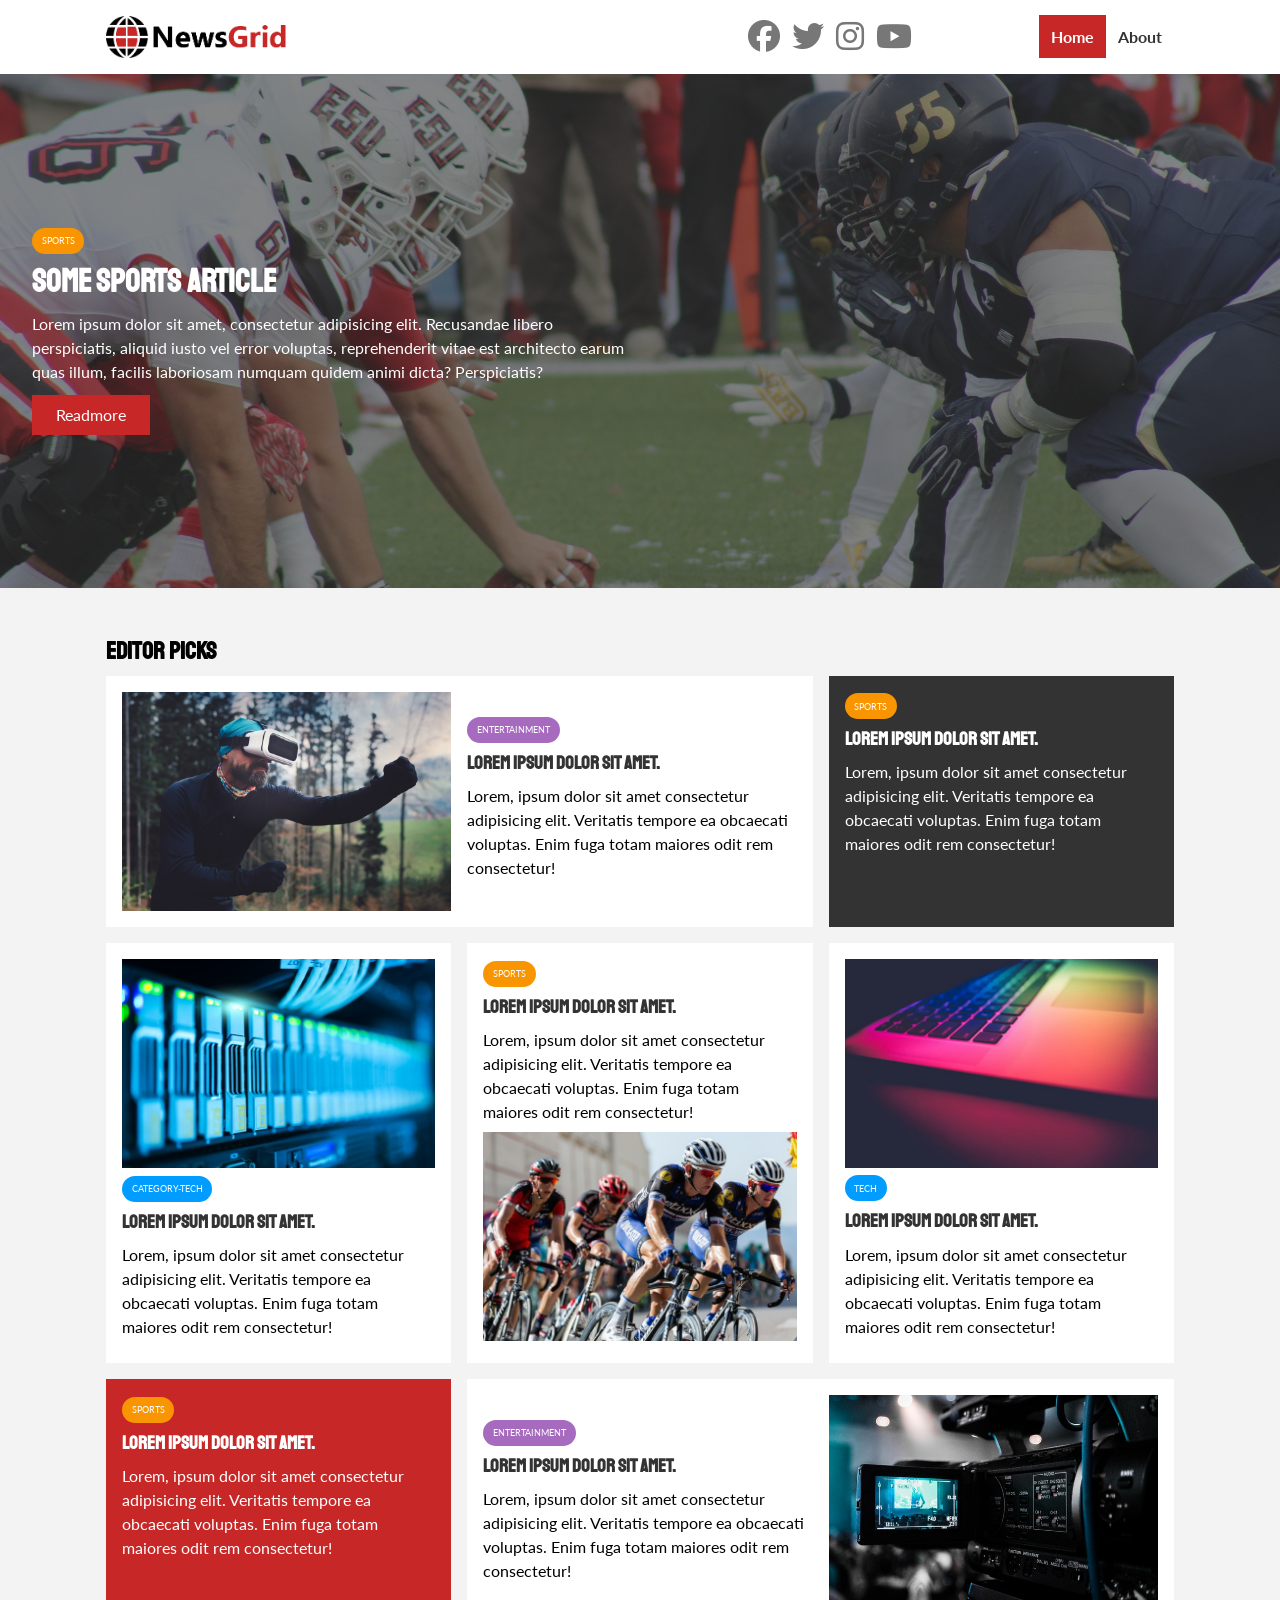
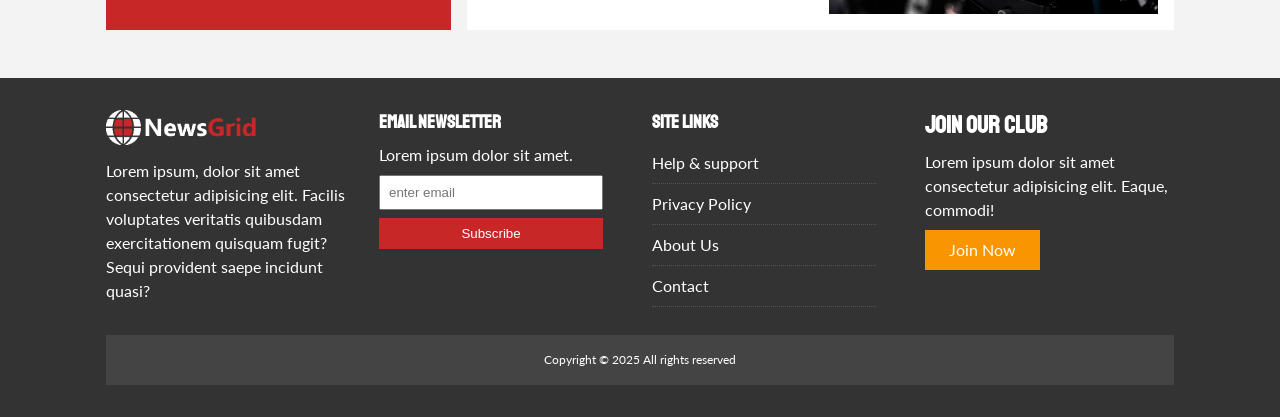
<file: index.html>
<!DOCTYPE html>
<html lang="en">
<head>
    <meta charset="UTF-8">
    <meta name="viewport" content="width=device-width, initial-scale=1.0">
        <link rel="preconnect" href="https://fonts.googleapis.com">
        <link rel="preconnect" href="https://fonts.gstatic.com" crossorigin>
        <link href="https://fonts.googleapis.com/css2?family=Lato:ital,wght@0,100;0,300;0,400;0,700;0,900;1,100;1,300;1,400;1,700;1,900&family=Staatliches&display=swap" rel="stylesheet">
        <link rel="stylesheet" href="https://cdnjs.cloudflare.com/ajax/libs/font-awesome/6.7.2/css/all.min.css" integrity="sha512-Evv84Mr4kqVGRNSgIGL/F/aIDqQb7xQ2vcrdIwxfjThSH8CSR7PBEakCr51Ck+w+/U6swU2Im1vVX0SVk9ABhg==" crossorigin="anonymous" referrerpolicy="no-referrer" />
    <link rel="stylesheet" href="css/style.css">
    <link rel="stylesheet" media="screen and (max-width: 768px)" href="css/mobile.css">
    <title>News Grid | Latest News</title>
</head>
<body>
    <header>
        <nav id="main-nav">
            <div class="container">
                <img class="logo" src="/image_resources/logo.png" alt="">
                <div class="social">
                   <a href="http://facebook.com" target="_blank"><i class="fab fa-facebook fa-2x"></i></a>
                   <a href="http://twitter.com" target="_blank"><i class="fab fa-twitter fa-2x"></i></a>
                   <a href="http://instagram.com" target="_blank"><i class="fab fa-instagram fa-2x"></i></a>
                   <a href="http://youtube.com" target="_blank"><i class="fab fa-youtube fa-2x"></i></a>
                </div>
                <ul>
                    <li><a class="current" href="index.html">Home</a></li>
                    <li><a href="about.html">About</a></li>
                </ul>
            </div>
        </nav>
        <div id="showcase">
            <div class="showcase-container">
                    <div class="showcase-content">
                        <div class="category category-sports">
                            sports
                        </div>
                        <h1>Some Sports Article</h1>
                        <p>Lorem ipsum dolor sit amet, consectetur adipisicing elit. Recusandae libero perspiciatis, aliquid iusto vel error voluptas, reprehenderit vitae est architecto earum quas illum, facilis laboriosam numquam quidem animi dicta? Perspiciatis?</p>
                        <a href="article.html" class="btn btn-primary">Readmore</a>
                    </div>
                </div>
        </div>
    </header>
            <!-- Home Articles -->
    <section id="home-articles" class="py-2">
        <div class="container">
            <h1>Editor Picks</h1>
            <div class="articles-container">
                <article class="card">
                    <img src="/image_resources/articles/ent1.jpg" alt="">

                    <div>
                        <div class="category category-ent">
                         Entertainment
                        </div>
                        <h3><a href="article.html">Lorem ipsum dolor sit amet.</a></h3>
                        <p>Lorem, ipsum dolor sit amet consectetur adipisicing elit. Veritatis tempore ea obcaecati voluptas. Enim fuga totam maiores odit rem consectetur!</p>
                    </div>
                </article>

                <article class="card bg-dark">
                    <div class="category category-sports">
                     sports
                    </div>
                    <h3><a href="article.html">Lorem ipsum dolor sit amet.</a></h3>
                    <p>Lorem, ipsum dolor sit amet consectetur adipisicing elit. Veritatis tempore ea obcaecati voluptas. Enim fuga totam maiores odit rem consectetur!</p>
                </article>
                <article class="card">
                    <img src="/image_resources/articles/tech1.jpg" alt="">
                    <div class="category category-tech">
                     category-tech
                    </div>
                    <h3><a href="article.html">Lorem ipsum dolor sit amet.</a></h3>
                    <p>Lorem, ipsum dolor sit amet consectetur adipisicing elit. Veritatis tempore ea obcaecati voluptas. Enim fuga totam maiores odit rem consectetur!</p>
                </article>
                <article class="card">
                    <div class="category category-sports">
                     sports
                    </div>
                    <h3><a href="article.html">Lorem ipsum dolor sit amet.</a></h3>
                    <p>Lorem, ipsum dolor sit amet consectetur adipisicing elit. Veritatis tempore ea obcaecati voluptas. Enim fuga totam maiores odit rem consectetur!</p>
                    <img src="/image_resources/articles/sports1.jpg" alt="">
                </article>
                <article class="card">
                    <img src="/image_resources/articles/tech2.jpg" alt="">
                    <div class="category category-tech">
                     tech
                    </div>
                    <h3><a href="article.html">Lorem ipsum dolor sit amet.</a></h3>
                    <p>Lorem, ipsum dolor sit amet consectetur adipisicing elit. Veritatis tempore ea obcaecati voluptas. Enim fuga totam maiores odit rem consectetur!</p>
                </article>
                
                <article class="card bg-primary">
                    <div class="category category-sports">
                     sports
                    </div>
                    <h3><a href="article.html">Lorem ipsum dolor sit amet.</a></h3>
                    <p>Lorem, ipsum dolor sit amet consectetur adipisicing elit. Veritatis tempore ea obcaecati voluptas. Enim fuga totam maiores odit rem consectetur!</p>
                </article>
                <article class="card">
                    <div>
                        <div class="category category-ent">
                         Entertainment
                        </div>
                        <h3><a href="article.html">Lorem ipsum dolor sit amet.</a></h3>
                        <p>Lorem, ipsum dolor sit amet consectetur adipisicing elit. Veritatis tempore ea obcaecati voluptas. Enim fuga totam maiores odit rem consectetur!</p>
                    </div>
                       <img src="/image_resources/articles/ent2.jpg" alt="">
                </article>

            </div>
    </section>
    <footer id="main-footer" class="py-2">
        <div class="container footer-container">
            <div>
                <img src="/image_resources/logo_light.png" alt="news-grid">
                <p>Lorem ipsum, dolor sit amet consectetur adipisicing elit. Facilis voluptates veritatis quibusdam exercitationem quisquam fugit? Sequi provident saepe incidunt quasi?</p>
            </div>
            <div>
                <h3>Email Newsletter</h3>
                <p>Lorem ipsum dolor sit amet.</p>
                <form action="">
                    <input type="email"   placeholder="enter email" name="" id="">
                    <input type="submit" value="Subscribe" class="btn btn-primary">
                </form>
            </div>
            <div>
                <h3>Site Links</h3>
                <ul class="list">
                    <li><a href="#">Help & support</a></li>
                    <li><a href="#">Privacy Policy</a></li>
                    <li><a href="#">About Us</a></li>
                    <li><a href="#">Contact</a></li>
                </ul>
            </div>
            <div>
                <h2>Join Our Club</h2>
                <p>Lorem ipsum dolor sit amet consectetur adipisicing elit. Eaque, commodi!</p>
                <a href="" class="btn btn-secondary">Join Now</a>
            </div>
            <div>
                <p>Copyright &copy; 2025 All rights reserved</p>
            </div>
        </div>
    </footer>
</body>
</html>
</file>
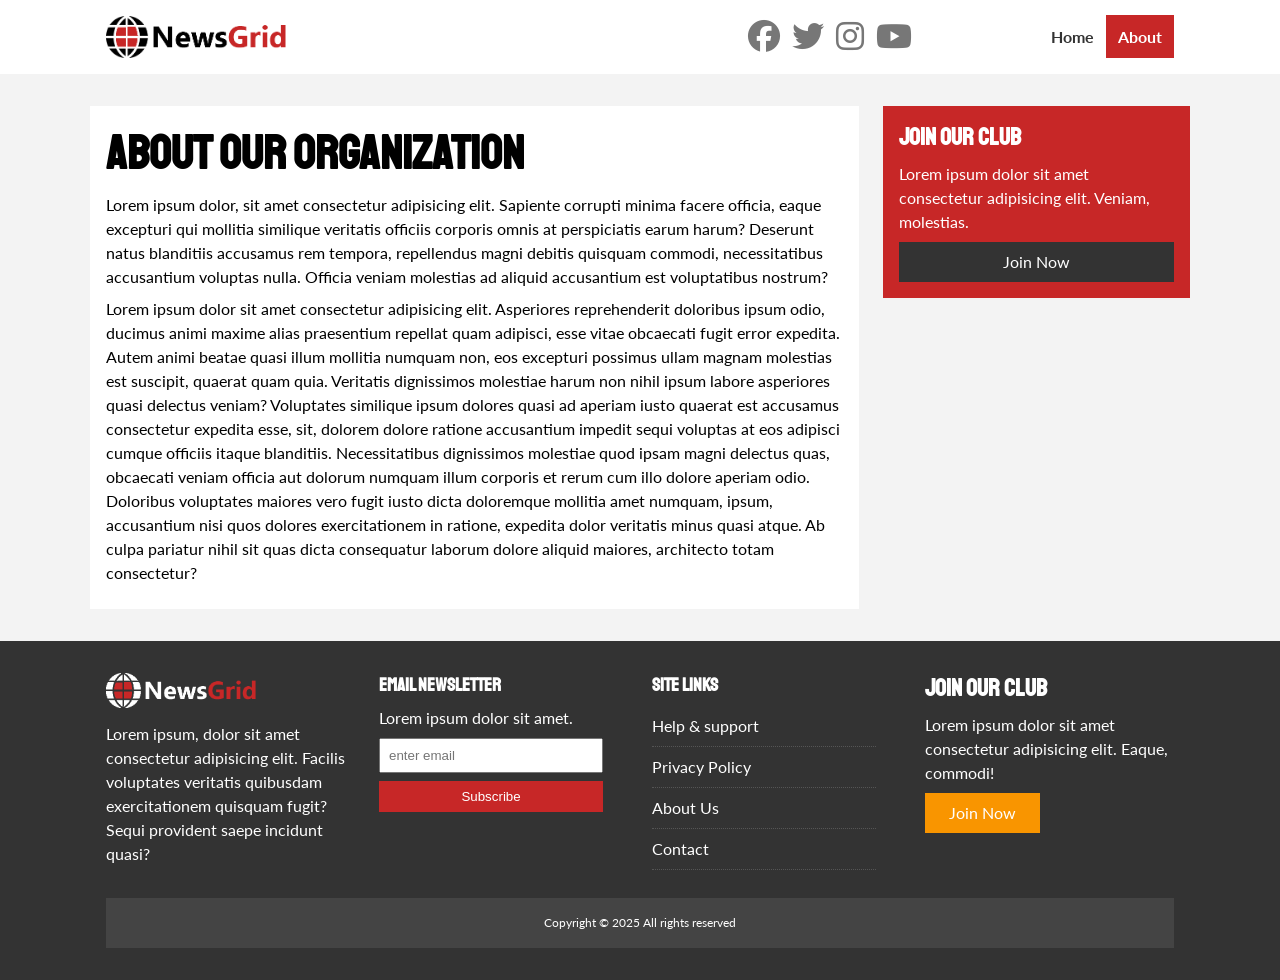
<file: about.html>
<!DOCTYPE html>
<html lang="en">
<head>
    <meta charset="UTF-8">
    <meta name="viewport" content="width=device-width, initial-scale=1.0">
        <link rel="preconnect" href="https://fonts.googleapis.com">
        <link rel="preconnect" href="https://fonts.gstatic.com" crossorigin>
        <link href="https://fonts.googleapis.com/css2?family=Lato:ital,wght@0,100;0,300;0,400;0,700;0,900;1,100;1,300;1,400;1,700;1,900&family=Staatliches&display=swap" rel="stylesheet">
        <link rel="stylesheet" href="https://cdnjs.cloudflare.com/ajax/libs/font-awesome/6.7.2/css/all.min.css" integrity="sha512-Evv84Mr4kqVGRNSgIGL/F/aIDqQb7xQ2vcrdIwxfjThSH8CSR7PBEakCr51Ck+w+/U6swU2Im1vVX0SVk9ABhg==" crossorigin="anonymous" referrerpolicy="no-referrer" />
    <link rel="stylesheet" href="css/style.css">
    <link rel="stylesheet" media="screen and (max-width: 768px)" href="css/mobile.css">
    <title>News Grid | About</title>
</head>
<body>
    <header>
        <nav id="main-nav">
            <div class="container">
                <img class="logo" src="/image_resources/logo.png" alt="">
                <div class="social">
                   <a href="http://facebook.com" target="_blank"><i class="fab fa-facebook fa-2x"></i></a>
                   <a href="http://twitter.com" target="_blank"><i class="fab fa-twitter fa-2x"></i></a>
                   <a href="http://instagram.com" target="_blank"><i class="fab fa-instagram fa-2x"></i></a>
                   <a href="http://youtube.com" target="_blank"><i class="fab fa-youtube fa-2x"></i></a>
                </div>
                <ul>
                    <li><a  href="index.html">Home</a></li>
                    <li><a class="current"  href="about.html">About</a></li>
                </ul>
            </div>
        </nav>
        
        <section id="about">
            <div class="container">
                <div class="page-container">
                    <article class="card">
                        <h1 class="l-heading">About Our Organization</h1>
                        <p>Lorem ipsum dolor, sit amet consectetur adipisicing elit. Sapiente corrupti minima facere officia, eaque excepturi qui mollitia similique veritatis officiis corporis omnis at perspiciatis earum harum? Deserunt natus blanditiis accusamus rem tempora, repellendus magni debitis quisquam commodi, necessitatibus accusantium voluptas nulla. Officia veniam molestias ad aliquid accusantium est voluptatibus nostrum?</p>
                        <p>Lorem ipsum dolor sit amet consectetur adipisicing elit. Asperiores reprehenderit doloribus ipsum odio, ducimus animi maxime alias praesentium repellat quam adipisci, esse vitae obcaecati fugit error expedita. Autem animi beatae quasi illum mollitia numquam non, eos excepturi possimus ullam magnam molestias est suscipit, quaerat quam quia. Veritatis dignissimos molestiae harum non nihil ipsum labore asperiores quasi delectus veniam? Voluptates similique ipsum dolores quasi ad aperiam iusto quaerat est accusamus consectetur expedita esse, sit, dolorem dolore ratione accusantium impedit sequi voluptas at eos adipisci cumque officiis itaque blanditiis. Necessitatibus dignissimos molestiae quod ipsam magni delectus quas, obcaecati veniam officia aut dolorum numquam illum corporis et rerum cum illo dolore aperiam odio. Doloribus voluptates maiores vero fugit iusto dicta doloremque mollitia amet numquam, ipsum, accusantium nisi quos dolores exercitationem in ratione, expedita dolor veritatis minus quasi atque. Ab culpa pariatur nihil sit quas dicta consequatur laborum dolore aliquid maiores, architecto totam consectetur?</p>
                    </article>
                    <aside class="card bg-primary">
                        <h2>Join Our Club</h2>
                        <p>Lorem ipsum dolor sit amet consectetur adipisicing elit. Veniam, molestias.</p>
                        <a href="" class="btn btn-dark btn-block">Join Now</a>
                    </aside>
                </div>
            </div>
        </section>





    <footer id="main-footer" class="py-2">
        <div class="container footer-container">
            <div>
                <img src="/image_resources/logo_light.png" alt="news-grid">
                <p>Lorem ipsum, dolor sit amet consectetur adipisicing elit. Facilis voluptates veritatis quibusdam exercitationem quisquam fugit? Sequi provident saepe incidunt quasi?</p>
            </div>
            <div>
                <h3>Email Newsletter</h3>
                <p>Lorem ipsum dolor sit amet.</p>
                <form action="">
                    <input type="email"   placeholder="enter email" name="" id="">
                    <input type="submit" value="Subscribe" class="btn btn-primary">
                </form>
            </div>
            <div>
                <h3>Site Links</h3>
                <ul class="list">
                    <li><a href="#">Help & support</a></li>
                    <li><a href="#">Privacy Policy</a></li>
                    <li><a href="#">About Us</a></li>
                    <li><a href="#">Contact</a></li>
                </ul>
            </div>
            <div>
                <h2>Join Our Club</h2>
                <p>Lorem ipsum dolor sit amet consectetur adipisicing elit. Eaque, commodi!</p>
                <a href="" class="btn btn-secondary">Join Now</a>
            </div>
            <div>
                <p>Copyright &copy; 2025 All rights reserved</p>
            </div>
        </div>
    </footer>
</body>
</html>
</file>
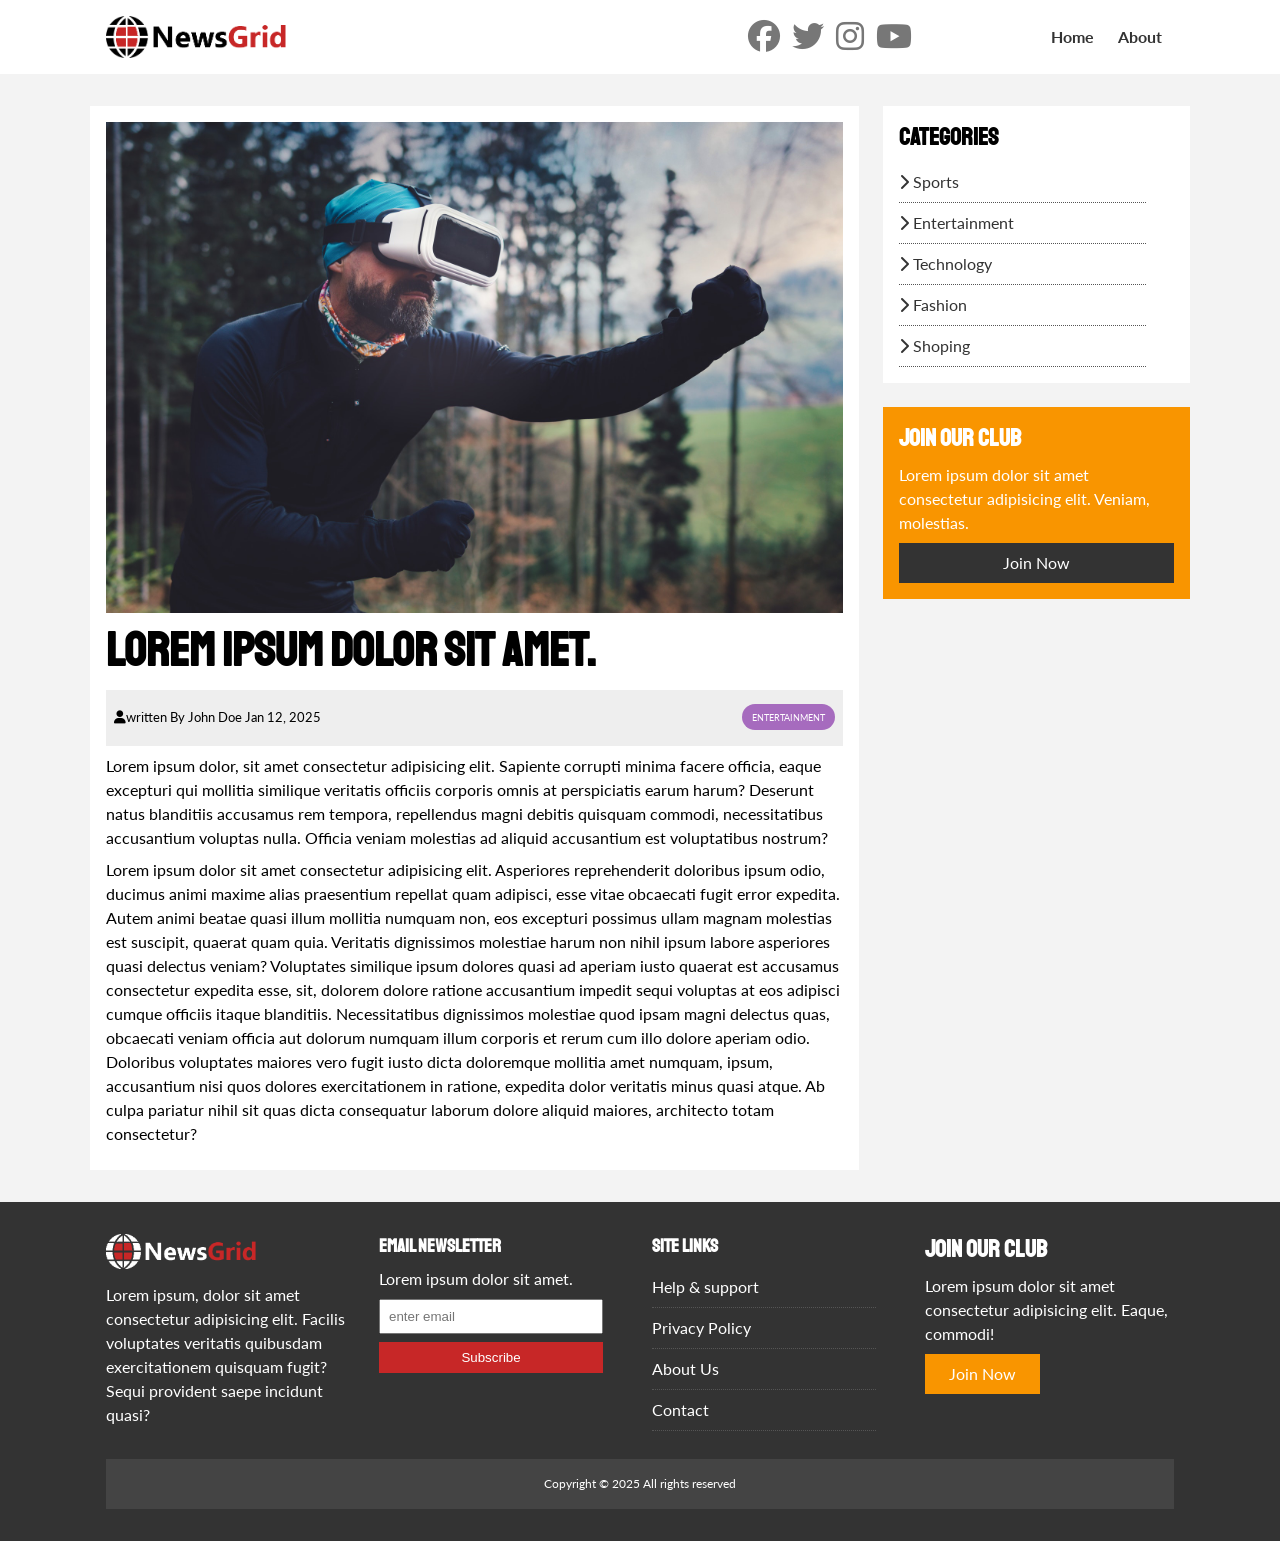
<file: article.html>
<!DOCTYPE html>
<html lang="en">
<head>
    <meta charset="UTF-8">
    <meta name="viewport" content="width=device-width, initial-scale=1.0">
        <link rel="preconnect" href="https://fonts.googleapis.com">
        <link rel="preconnect" href="https://fonts.gstatic.com" crossorigin>
        <link href="https://fonts.googleapis.com/css2?family=Lato:ital,wght@0,100;0,300;0,400;0,700;0,900;1,100;1,300;1,400;1,700;1,900&family=Staatliches&display=swap" rel="stylesheet">
        <link rel="stylesheet" href="https://cdnjs.cloudflare.com/ajax/libs/font-awesome/6.7.2/css/all.min.css" integrity="sha512-Evv84Mr4kqVGRNSgIGL/F/aIDqQb7xQ2vcrdIwxfjThSH8CSR7PBEakCr51Ck+w+/U6swU2Im1vVX0SVk9ABhg==" crossorigin="anonymous" referrerpolicy="no-referrer" />
    <link rel="stylesheet" href="css/style.css">
    <link rel="stylesheet" media="screen and (max-width: 768px)" href="css/mobile.css">
    <title>News Grid | Article</title>
</head>
<body>
    <header>
        <nav id="main-nav">
            <div class="container">
                <img class="logo" src="/image_resources/logo.png" alt="">
                <div class="social">
                   <a href="http://facebook.com" target="_blank"><i class="fab fa-facebook fa-2x"></i></a>
                   <a href="http://twitter.com" target="_blank"><i class="fab fa-twitter fa-2x"></i></a>
                   <a href="http://instagram.com" target="_blank"><i class="fab fa-instagram fa-2x"></i></a>
                   <a href="http://youtube.com" target="_blank"><i class="fab fa-youtube fa-2x"></i></a>
                </div>
                <ul>
                    <li><a  href="index.html">Home</a></li>
                    <li><a  href="about.html">About</a></li>
                </ul>
            </div>
        </nav>
        
        <section id="article">
            <div class="container">
                <div class="page-container">
                    <article class="card">
                        <img src="/image_resources/articles/ent1.jpg" alt="">
                        <h1 class="l-heading">Lorem ipsum dolor sit amet.</h1>
                        <div class="meta">
                            <small>
                                <i class="fas fa-user"></i>written By John Doe Jan 12, 2025
                            </small>
                            <div class="category category-ent">Entertainment</div>
                        </div>
                        <p>Lorem ipsum dolor, sit amet consectetur adipisicing elit. Sapiente corrupti minima facere officia, eaque excepturi qui mollitia similique veritatis officiis corporis omnis at perspiciatis earum harum? Deserunt natus blanditiis accusamus rem tempora, repellendus magni debitis quisquam commodi, necessitatibus accusantium voluptas nulla. Officia veniam molestias ad aliquid accusantium est voluptatibus nostrum?</p>
                        <p>Lorem ipsum dolor sit amet consectetur adipisicing elit. Asperiores reprehenderit doloribus ipsum odio, ducimus animi maxime alias praesentium repellat quam adipisci, esse vitae obcaecati fugit error expedita. Autem animi beatae quasi illum mollitia numquam non, eos excepturi possimus ullam magnam molestias est suscipit, quaerat quam quia. Veritatis dignissimos molestiae harum non nihil ipsum labore asperiores quasi delectus veniam? Voluptates similique ipsum dolores quasi ad aperiam iusto quaerat est accusamus consectetur expedita esse, sit, dolorem dolore ratione accusantium impedit sequi voluptas at eos adipisci cumque officiis itaque blanditiis. Necessitatibus dignissimos molestiae quod ipsam magni delectus quas, obcaecati veniam officia aut dolorum numquam illum corporis et rerum cum illo dolore aperiam odio. Doloribus voluptates maiores vero fugit iusto dicta doloremque mollitia amet numquam, ipsum, accusantium nisi quos dolores exercitationem in ratione, expedita dolor veritatis minus quasi atque. Ab culpa pariatur nihil sit quas dicta consequatur laborum dolore aliquid maiores, architecto totam consectetur?</p>
                    </article>
                    <aside id="categories" class="card">
                        <h2>Categories</h2>
                        <ul class="list">
                        <li><a href=""><i class="fas fa-chevron-right"></i> Sports</a></li>
                        <li><a href=""><i class="fas fa-chevron-right"></i> Entertainment</a></li>
                        <li><a href=""><i class="fas fa-chevron-right"></i> Technology</a></li>
                        <li><a href=""><i class="fas fa-chevron-right"></i> Fashion</a></li>
                        <li><a href=""><i class="fas fa-chevron-right"></i> Shoping</a></li>
                        </ul>
                    </aside>

                    <aside class="card bg-secondary">
                        <h2>Join Our Club</h2>
                        <p>Lorem ipsum dolor sit amet consectetur adipisicing elit. Veniam, molestias.</p>
                        <a href="" class="btn btn-dark btn-block">Join Now</a>
                    </aside>
                </div>
            </div>
        </section>





    <footer id="main-footer" class="py-2">
        <div class="container footer-container">
            <div>
                <img src="/image_resources/logo_light.png" alt="news-grid">
                <p>Lorem ipsum, dolor sit amet consectetur adipisicing elit. Facilis voluptates veritatis quibusdam exercitationem quisquam fugit? Sequi provident saepe incidunt quasi?</p>
            </div>
            <div>
                <h3>Email Newsletter</h3>
                <p>Lorem ipsum dolor sit amet.</p>
                <form action="">
                    <input type="email"   placeholder="enter email" name="" id="">
                    <input type="submit" value="Subscribe" class="btn btn-primary">
                </form>
            </div>
            <div>
                <h3>Site Links</h3>
                <ul class="list">
                    <li><a href="#">Help & support</a></li>
                    <li><a href="#">Privacy Policy</a></li>
                    <li><a href="#">About Us</a></li>
                    <li><a href="#">Contact</a></li>
                </ul>
            </div>
            <div>
                <h2>Join Our Club</h2>
                <p>Lorem ipsum dolor sit amet consectetur adipisicing elit. Eaque, commodi!</p>
                <a href="" class="btn btn-secondary">Join Now</a>
            </div>
            <div>
                <p>Copyright &copy; 2025 All rights reserved</p>
            </div>
        </div>
    </footer>
</body>
</html>
</file>
<file: css/style.css>
:root {
    --primary-color: #c72727;
    --secondary-color: #f99500;
    --light-color: #f3f3f3;
    --dark-color: #333;
    --max-width: 1100px;
}

.category {
    --sports-color: #f99500;
    --ent-color: #a66bbe;
    --tech-color: #009cff;
}

* {
    margin: 0;
    padding: 0;
    box-sizing: border-box;
}

body {
    font-family: 'lato', sans-serif;
    line-height: 1.5;
    background: var(--light-color);
}

a {
    color: #333;
    text-decoration: none;
}

ul {
    list-style: none;
}
img {
    width: 100%;
}

h1,h2,h3,h4,h5,h6 {
    font-family: 'Staatliches', cursive;
    margin-bottom: .55rem;
    line-height: 1.3;
}

p {
    margin: .5rem 0;
}

/* Utility */

.category {
    display: inline-block;
    color: #fff;
    font-size: 0.55rem;
    text-transform: uppercase;
    padding: 0.4rem 0.6rem;
    border-radius: 15px;
    margin-bottom: 0.5rem;
}

.category-sports {
    background: var(--sports-color);
}
.category-ent {
    background: var(--ent-color);
}
.category-tech {
    background: var(--tech-color);
}

.btn {
    display: inline-block;
    color: #fff;
    background: var(--dark-color);
    border: none;
    padding: 0.5rem 1.5rem;

}
.btn:hover {
   opacity: 0.9;

}

.btn-block {
    display: block;
    width: 100%;
    text-align: center;
}

.btn-light {
    background: var(--light-color);
}
.btn-primary {
    background: var(--primary-color);
}
.btn-secondary {
    background: var(--secondary-color);
}
.btn-light {
    background: var(--secondary-color);
}

.card {
    background: #fff;
    padding: 1rem;
}

.bg-dark {
    color: #fff;
    background: var(--dark-color);
}
.bg-primary {
    color: #fff;
    background: var(--primary-color);
}
.bg-secondary {
    color: #fff;
    background: var(--secondary-color);
}

.bg-dark h1,
.bg-dark h2,
.bg-dark h3,
.bg-dark a ,
.bg-primary h1,
.bg-primary h2,
.bg-primary h3,
.bg-primary a ,
.bg-secondary h1,
.bg-secondary h2,
.bg-secondary h3,
.bg-secondary a  {
    color: #fff;
}


.py-1 { padding: 1.5rem 0;}
.py-2 { padding: 2rem 0;}
.py-3 { padding: 3rem 0;}
.p-1 { padding: 1.5rem 0;}
.p-2 { padding: 2rem 0;}

.list li{
    padding: .5rem 0;
    border-bottom: 1px dotted #555;
    width: 90%;
}
.list li a:hover{
   color: var(--primary-color) !important;
}

#main-nav {
    background: #fff;
    position: sticky;
    top: 0;
    z-index: 2;
    padding: 0 2rem; 
}

.container {
    max-width: var(--max-width);
    margin: auto;
    overflow: hidden;
}

#main-nav .container {
    display: grid;
    grid-template-columns: 6fr 3fr 2fr;
    align-items: center;
    padding: 1rem;
    /* grid-gap: 1rem; */
}


#main-nav .logo {
    width: 180px;
}
#main-nav ul {
    justify-self: end;
    display: flex;
}
#main-nav ul li a {
    padding:  .75rem;
    font-weight: bold;
}

#main-nav ul li a.current {
   background: var(--primary-color);
   color: #fff;
}
#main-nav ul li a:hover {
   background: var(--light-color);
   color: var(--dark-color);
}
#main-nav .social {
  justify-self: center;
}

#main-nav .social i {
  color: #777;
  padding-right: .5rem; 

}

#showcase {
    color: #fff;
    background: #333;
    padding: 2rem;
    position: relative;
}
#showcase:before {
    content: '';
    background: url(/image_resources/featured.jpg) no-repeat center center/cover;
    position: absolute;
    top: 0;
    left: 0;
    width: 100%;
    height: 100%;
    opacity: 0.4;
}

#showcase .showcase-container {
    display: grid;
    grid-template-columns: repeat(2, 1fr);
    justify-content: center;
    align-items: center;
    height: 50vh;
}

#showcase .showcase-content{
    z-index: 1;
}
#showcase .showcase-content p{
   margin-bottom: 0.7rem;
}

#home-articles .container {
    align-items: center;
    padding: 1rem;
    /* grid-gap: 1rem; */
}
.l-heading {
    font-size: 3rem;
}

.page-container {
    display: grid;
    grid-template-columns: 5fr 2fr;
    margin: 2rem 0;
    grid-gap: 1.5rem;
}
.page-container *:first-child {
    grid-row: 1/ span 3;
}

#article .meta {
    display: flex;
    justify-content: space-between;
    align-items: center;
    padding: 0.5rem;
    background: #eee;
}
#article .meta .category{
    margin-top: 0.4rem;
}
/* Home Articles */

#home-articles .articles-container{
    display: grid;
    grid-template-columns: repeat(3, 1fr);
    grid-gap: 1rem;
}


#home-articles .articles-container > *:first-child,
#home-articles .articles-container > *:last-child {
    display: grid;
    grid-template-columns: repeat(2, 1fr);
    grid-gap:1rem ;
    align-items: center;
    grid-column: 1 / span 2;
}

#home-articles .articles-container > *:last-child {
    grid-column: 2 / span 2;
}

#main-footer {
    background: var(--dark-color);
    color: #f3f3f3;
}

#main-footer img{
    width: 150px;
}
#main-footer a{
   color: #fff;
}
#main-footer .footer-container{
   color: #fff;
   padding: 0 1rem;
   display: grid;
   grid-template-columns: repeat(4, 1fr);
   grid-gap: 1.5rem;
}
#main-footer .footer-container > *:last-child{
   grid-column: 1/ span 4;
   background: #444;
   padding: .5rem;
   text-align: center;
   font-size: .75rem
}
#main-footer .footer-container input[type='email'] {
  width: 90%;
  padding: 0.5rem;
  margin-bottom: .5rem;
}
#main-footer .footer-container input[type='submit'] {
  width: 90%;
}
</file>
<file: css/mobile.css>
/* Navigation */
#main-nav .social {
    display: none;
}
#main-nav .container {
    grid-template-columns: 1fr;
    grid-gap: 1.2rem;
}
#main-nav ul,
#main-nav .logo {
   justify-self: center;
}
#main-nav ul li a
 {
   padding: 0.50rem;
}
#home-articles .articles-container
 {
  grid-template-columns: repeat(2, 1fr);
}
#home-articles .articles-container > *:first-child,
#home-articles .articles-container > *:last-child
 {
  grid-template-columns: 1fr;
  grid-column: 1;
}



@media(max-width: 600px) {
    #showcase .showcase-container,
    #home-articles .articles-container,
    #main-footer .footer-container{
        grid-template-columns: 1fr;
    }
    #main-footer .footer-container > *:last-child {
        grid-column: 1;
    }

    #main-footer .footer-container > * {
        border-bottom: #444 dotted 1px;
        padding-bottom: 1rem;
    }

    #main-footer .footer-container > *:nth-child(4),
    #main-footer .footer-container > *:nth-child(3){
        border-bottom: none  ;
    }
    .page-container {
        grid-template-columns: 1fr;
        text-align: center;
    }
    .page-container > *:first-child {
        grid-row: 1;
    }
    .l-heading {
        font-size: 2rem;
    }
}
</file>
